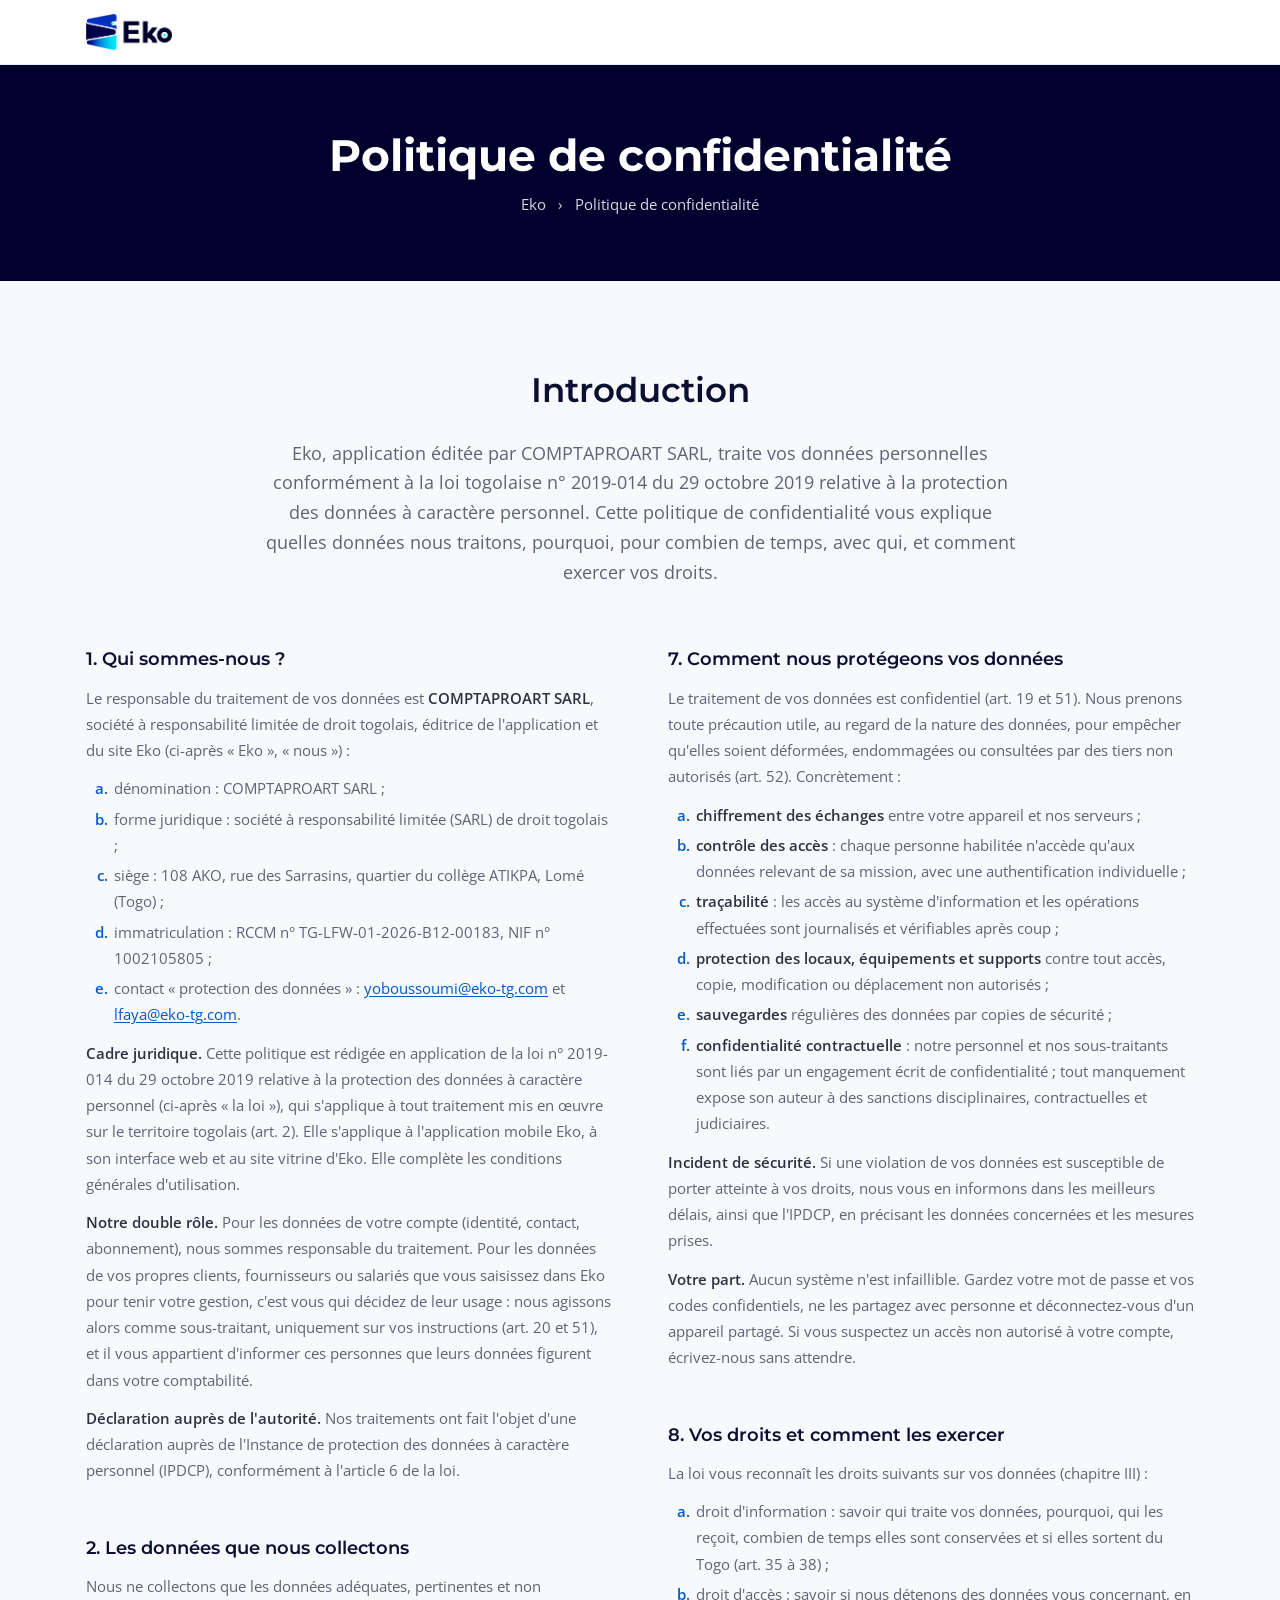
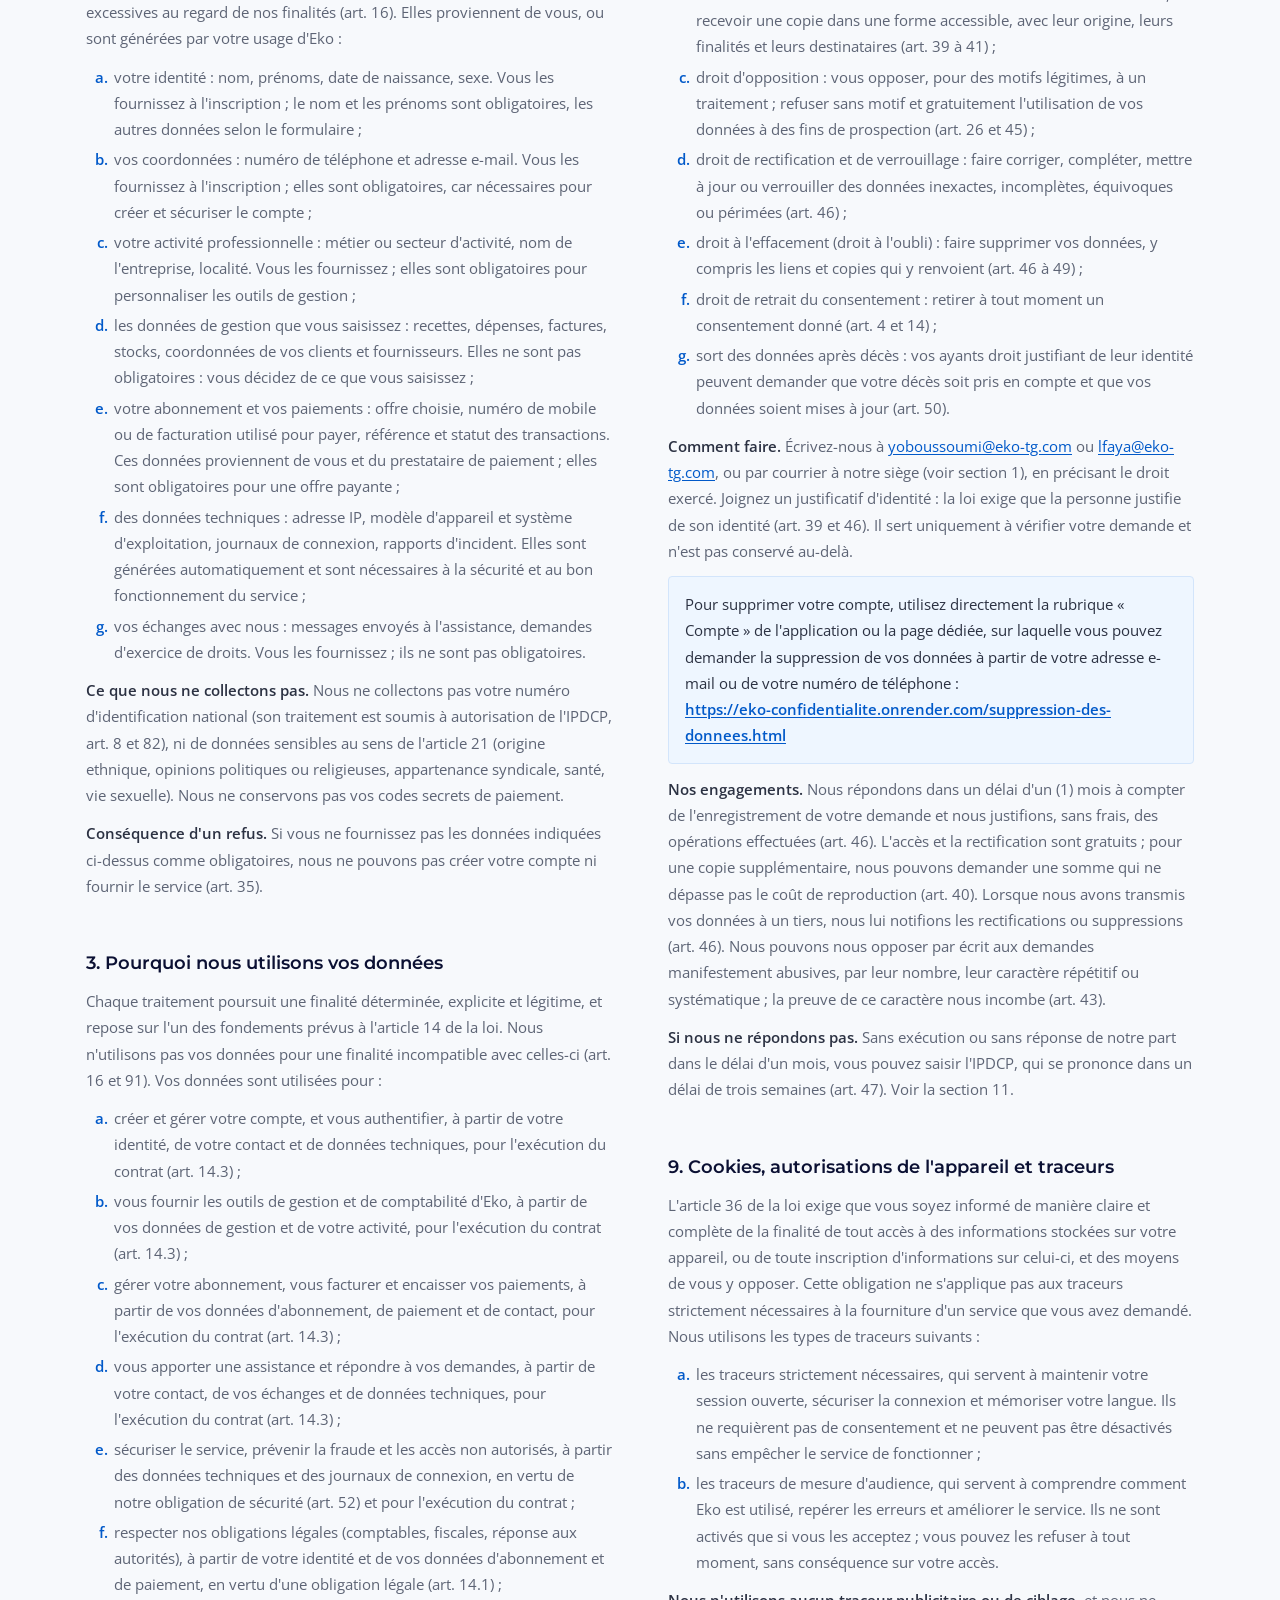
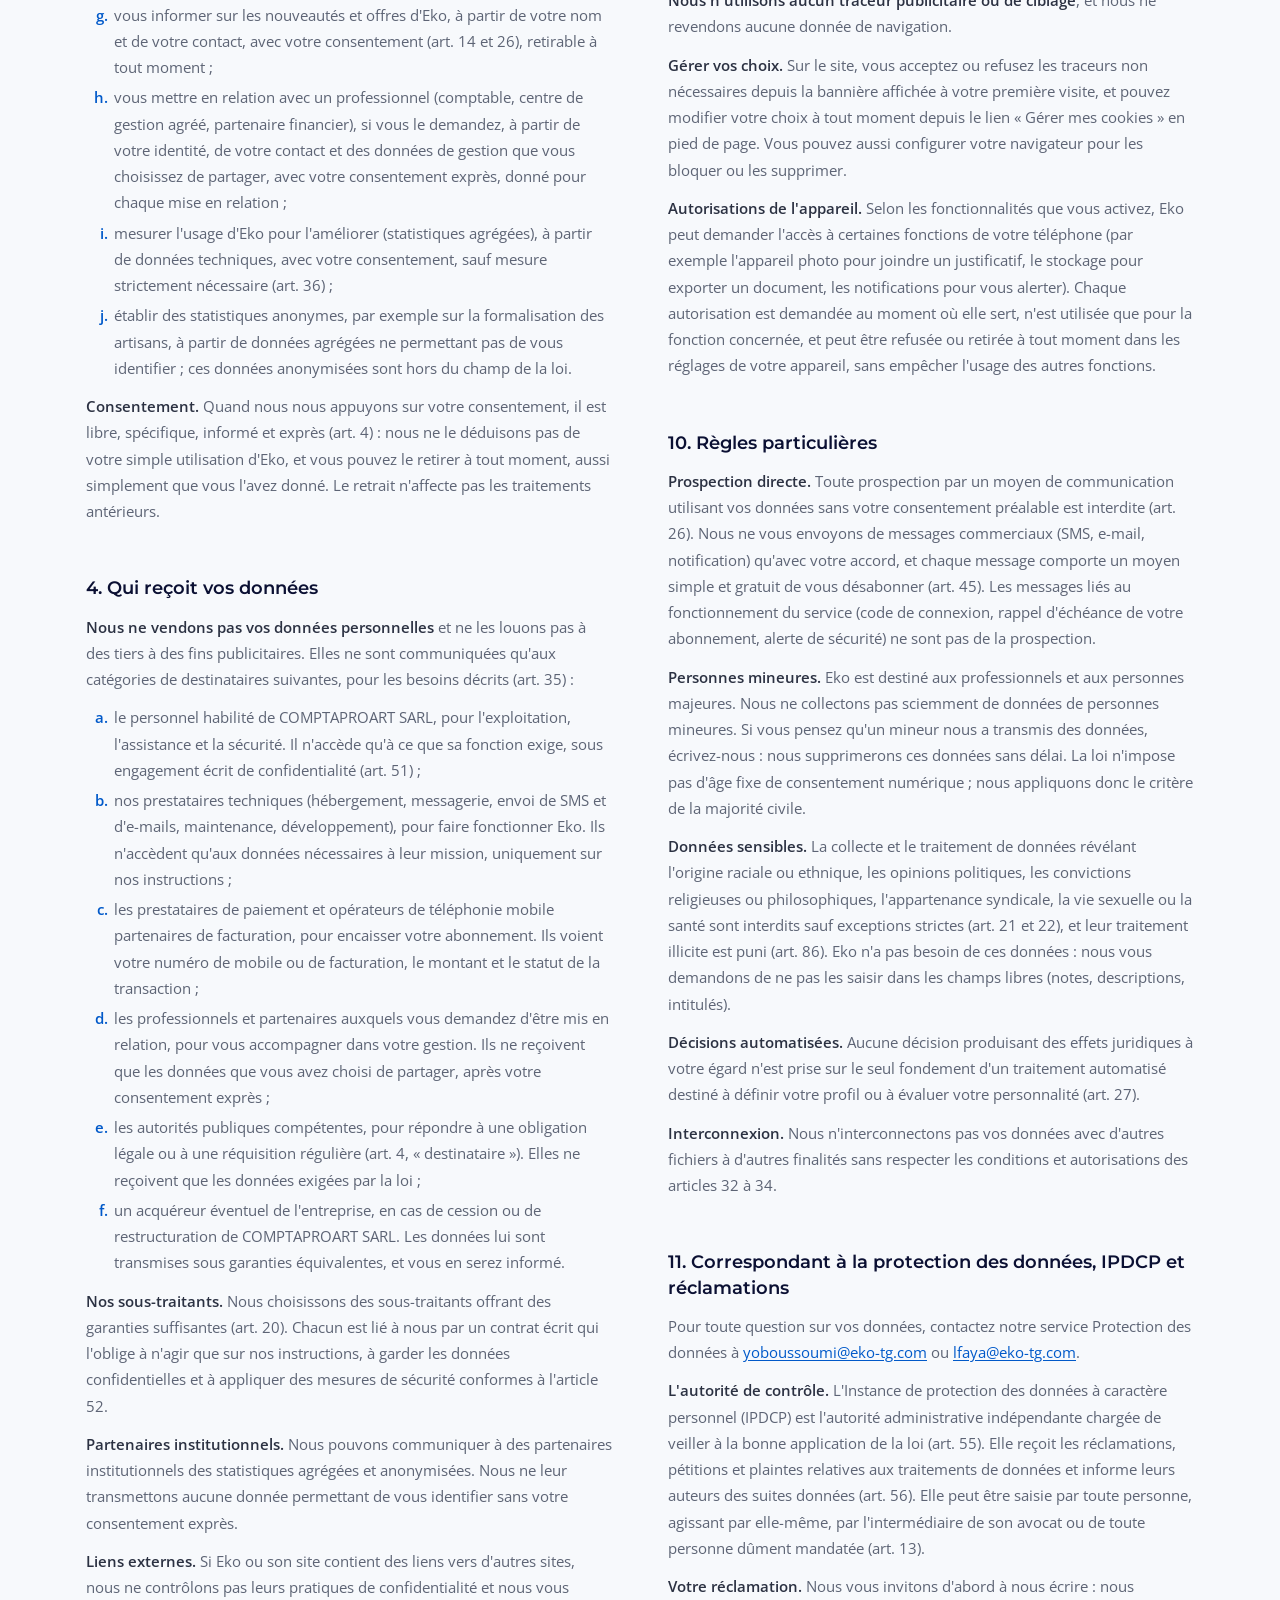
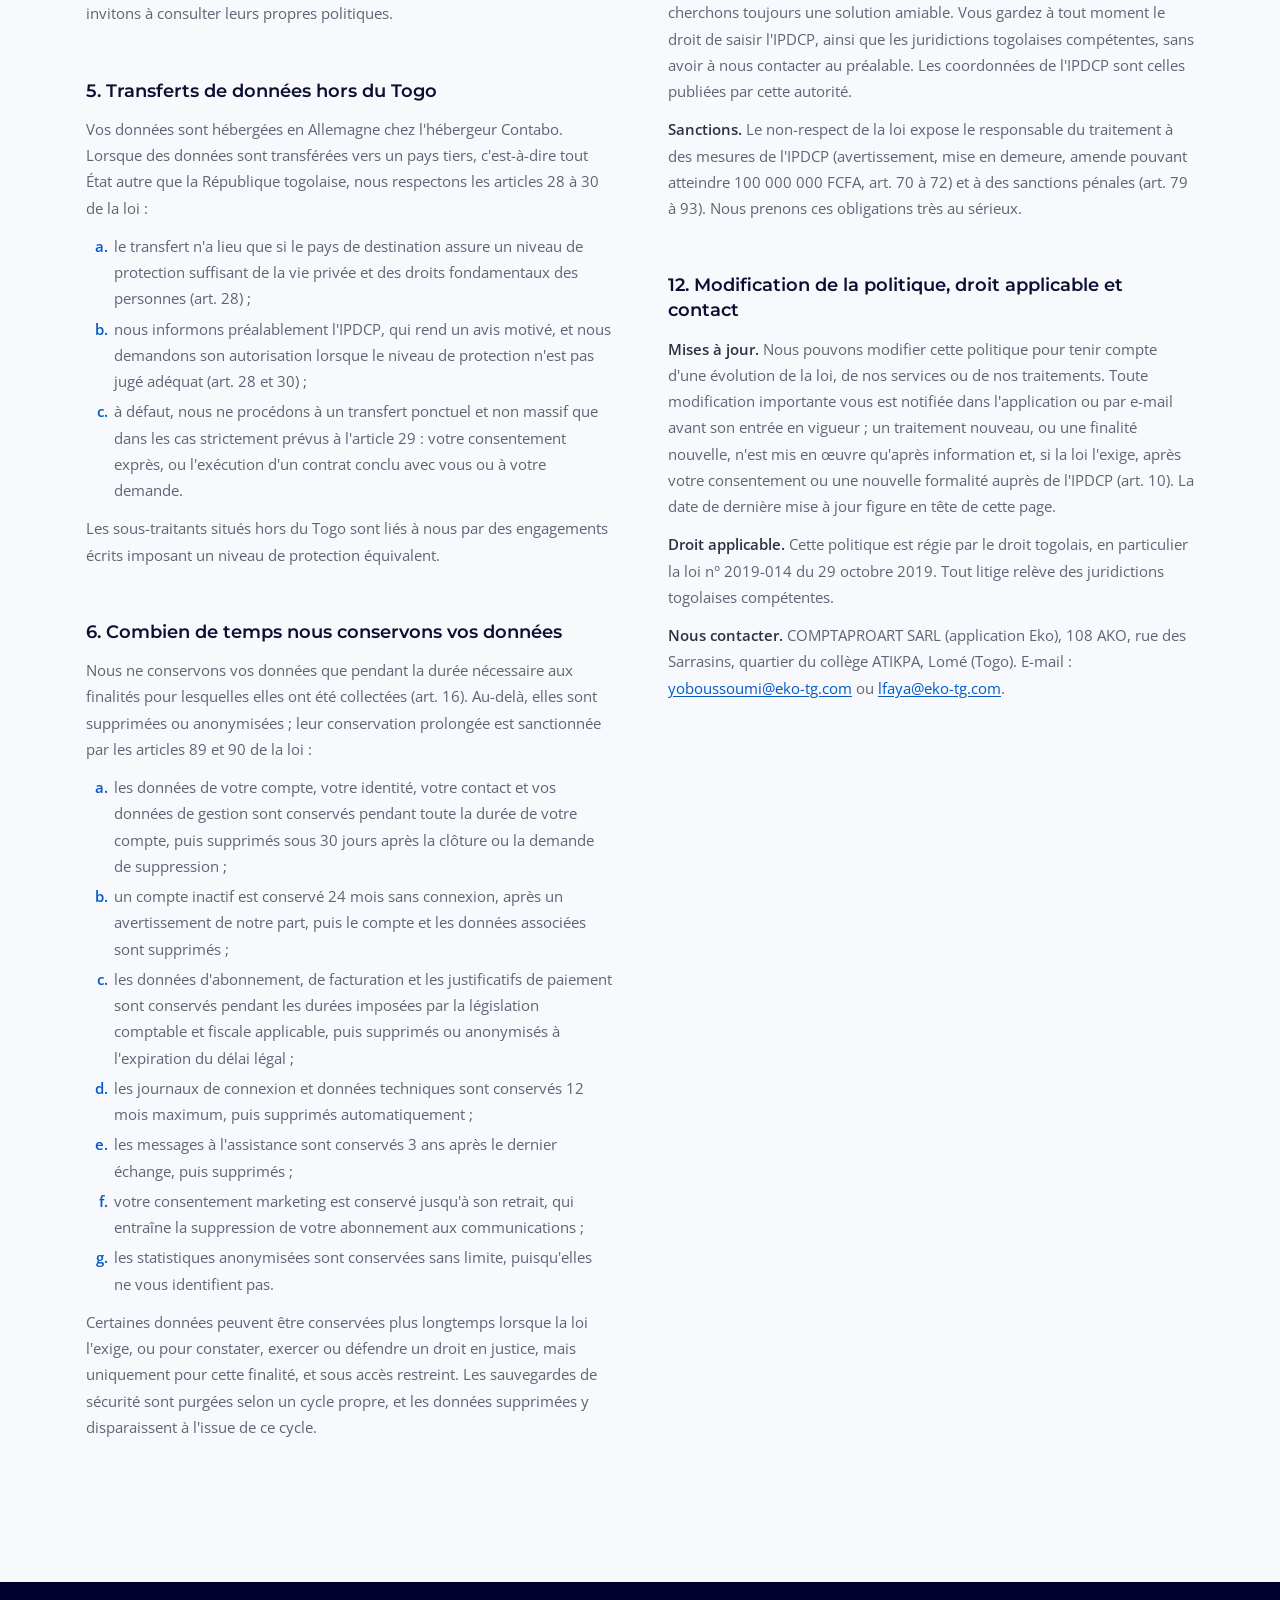
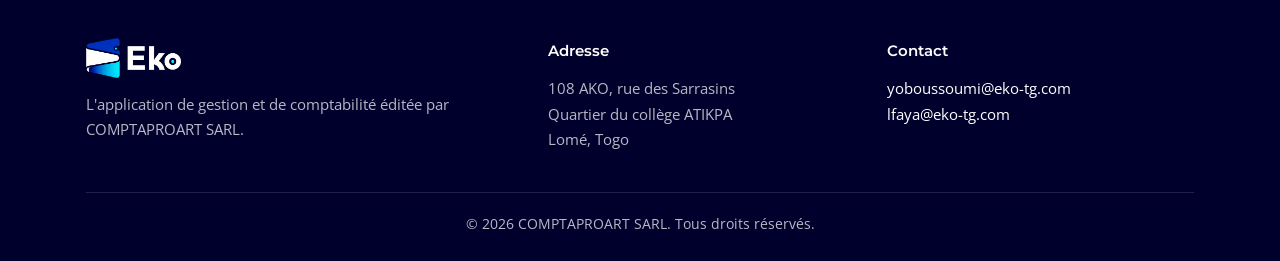
<file: index.html>
<!doctype html>
<html lang="fr">
<head>
  <meta charset="utf-8">
  <meta name="viewport" content="width=device-width, initial-scale=1">
  <title>Politique de confidentialité – Eko</title>
  <meta name="description" content="Politique de confidentialité de l'application Eko, éditée par COMPTAPROART SARL, conformément à la loi togolaise n° 2019-014 relative à la protection des données à caractère personnel.">
  <meta name="robots" content="index, follow">
  <meta name="theme-color" content="#00002d">
  <meta property="og:type" content="website">
  <meta property="og:title" content="Politique de confidentialité – Eko">
  <meta property="og:description" content="Comment Eko collecte, utilise et protège vos données personnelles, et comment exercer vos droits.">
  <link rel="icon" type="image/png" href="assets/favicon.png">
  <link rel="apple-touch-icon" href="assets/favicon.png">
  <link rel="preconnect" href="https://fonts.googleapis.com">
  <link rel="preconnect" href="https://fonts.gstatic.com" crossorigin>
  <link href="https://fonts.googleapis.com/css2?family=Montserrat:wght@500;600;700&family=Open+Sans:wght@400;600&display=swap" rel="stylesheet">
  <link rel="stylesheet" href="assets/style.css">
</head>
<body>
  <header class="entete">
    <div class="conteneur">
      <img src="assets/logo-eko.png" alt="Eko" width="86" height="36">
    </div>
  </header>

  <section class="bandeau">
    <div class="conteneur">
      <h1>Politique de confidentialité</h1>
      <p class="fil">Eko <span aria-hidden="true">›</span> Politique de confidentialité</p>
    </div>
  </section>

  <main class="contenu-page">
    <div class="conteneur">
      <section class="introduction">
        <h2>Introduction</h2>
        <p>Eko, application éditée par COMPTAPROART SARL, traite vos données personnelles conformément à la loi togolaise n° 2019-014 du 29 octobre 2019 relative à la protection des données à caractère personnel. Cette politique de confidentialité vous explique quelles données nous traitons, pourquoi, pour combien de temps, avec qui, et comment exercer vos droits.</p>
      </section>

      <div class="sections">
        <section class="bloc" id="s1">
          <h3>1. Qui sommes-nous ?</h3>
          <p>Le responsable du traitement de vos données est <strong>COMPTAPROART SARL</strong>, société à responsabilité limitée de droit togolais, éditrice de l'application et du site Eko (ci-après « Eko », « nous ») :</p>
          <ol class="liste">
            <li>dénomination : COMPTAPROART SARL ;</li>
            <li>forme juridique : société à responsabilité limitée (SARL) de droit togolais ;</li>
            <li>siège : 108 AKO, rue des Sarrasins, quartier du collège ATIKPA, Lomé (Togo) ;</li>
            <li>immatriculation : RCCM n° TG-LFW-01-2026-B12-00183, NIF n° 1002105805 ;</li>
            <li>contact « protection des données » : <a href="mailto:yoboussoumi@eko-tg.com">yoboussoumi@eko-tg.com</a> et <a href="mailto:lfaya@eko-tg.com">lfaya@eko-tg.com</a>.</li>
          </ol>
          <p><strong>Cadre juridique.</strong> Cette politique est rédigée en application de la loi n° 2019-014 du 29 octobre 2019 relative à la protection des données à caractère personnel (ci-après « la loi »), qui s'applique à tout traitement mis en œuvre sur le territoire togolais (art. 2). Elle s'applique à l'application mobile Eko, à son interface web et au site vitrine d'Eko. Elle complète les conditions générales d'utilisation.</p>
          <p><strong>Notre double rôle.</strong> Pour les données de votre compte (identité, contact, abonnement), nous sommes responsable du traitement. Pour les données de vos propres clients, fournisseurs ou salariés que vous saisissez dans Eko pour tenir votre gestion, c'est vous qui décidez de leur usage : nous agissons alors comme sous-traitant, uniquement sur vos instructions (art. 20 et 51), et il vous appartient d'informer ces personnes que leurs données figurent dans votre comptabilité.</p>
          <p><strong>Déclaration auprès de l'autorité.</strong> Nos traitements ont fait l'objet d'une déclaration auprès de l'Instance de protection des données à caractère personnel (IPDCP), conformément à l'article 6 de la loi.</p>
        </section>

        <section class="bloc" id="s2">
          <h3>2. Les données que nous collectons</h3>
          <p>Nous ne collectons que les données adéquates, pertinentes et non excessives au regard de nos finalités (art. 16). Elles proviennent de vous, ou sont générées par votre usage d'Eko :</p>
          <ol class="liste">
            <li>votre identité : nom, prénoms, date de naissance, sexe. Vous les fournissez à l'inscription ; le nom et les prénoms sont obligatoires, les autres données selon le formulaire ;</li>
            <li>vos coordonnées : numéro de téléphone et adresse e-mail. Vous les fournissez à l'inscription ; elles sont obligatoires, car nécessaires pour créer et sécuriser le compte ;</li>
            <li>votre activité professionnelle : métier ou secteur d'activité, nom de l'entreprise, localité. Vous les fournissez ; elles sont obligatoires pour personnaliser les outils de gestion ;</li>
            <li>les données de gestion que vous saisissez : recettes, dépenses, factures, stocks, coordonnées de vos clients et fournisseurs. Elles ne sont pas obligatoires : vous décidez de ce que vous saisissez ;</li>
            <li>votre abonnement et vos paiements : offre choisie, numéro de mobile ou de facturation utilisé pour payer, référence et statut des transactions. Ces données proviennent de vous et du prestataire de paiement ; elles sont obligatoires pour une offre payante ;</li>
            <li>des données techniques : adresse IP, modèle d'appareil et système d'exploitation, journaux de connexion, rapports d'incident. Elles sont générées automatiquement et sont nécessaires à la sécurité et au bon fonctionnement du service ;</li>
            <li>vos échanges avec nous : messages envoyés à l'assistance, demandes d'exercice de droits. Vous les fournissez ; ils ne sont pas obligatoires.</li>
          </ol>
          <p><strong>Ce que nous ne collectons pas.</strong> Nous ne collectons pas votre numéro d'identification national (son traitement est soumis à autorisation de l'IPDCP, art. 8 et 82), ni de données sensibles au sens de l'article 21 (origine ethnique, opinions politiques ou religieuses, appartenance syndicale, santé, vie sexuelle). Nous ne conservons pas vos codes secrets de paiement.</p>
          <p><strong>Conséquence d'un refus.</strong> Si vous ne fournissez pas les données indiquées ci-dessus comme obligatoires, nous ne pouvons pas créer votre compte ni fournir le service (art. 35).</p>
        </section>

        <section class="bloc" id="s3">
          <h3>3. Pourquoi nous utilisons vos données</h3>
          <p>Chaque traitement poursuit une finalité déterminée, explicite et légitime, et repose sur l'un des fondements prévus à l'article 14 de la loi. Nous n'utilisons pas vos données pour une finalité incompatible avec celles-ci (art. 16 et 91). Vos données sont utilisées pour :</p>
          <ol class="liste">
            <li>créer et gérer votre compte, et vous authentifier, à partir de votre identité, de votre contact et de données techniques, pour l'exécution du contrat (art. 14.3) ;</li>
            <li>vous fournir les outils de gestion et de comptabilité d'Eko, à partir de vos données de gestion et de votre activité, pour l'exécution du contrat (art. 14.3) ;</li>
            <li>gérer votre abonnement, vous facturer et encaisser vos paiements, à partir de vos données d'abonnement, de paiement et de contact, pour l'exécution du contrat (art. 14.3) ;</li>
            <li>vous apporter une assistance et répondre à vos demandes, à partir de votre contact, de vos échanges et de données techniques, pour l'exécution du contrat (art. 14.3) ;</li>
            <li>sécuriser le service, prévenir la fraude et les accès non autorisés, à partir des données techniques et des journaux de connexion, en vertu de notre obligation de sécurité (art. 52) et pour l'exécution du contrat ;</li>
            <li>respecter nos obligations légales (comptables, fiscales, réponse aux autorités), à partir de votre identité et de vos données d'abonnement et de paiement, en vertu d'une obligation légale (art. 14.1) ;</li>
            <li>vous informer sur les nouveautés et offres d'Eko, à partir de votre nom et de votre contact, avec votre consentement (art. 14 et 26), retirable à tout moment ;</li>
            <li>vous mettre en relation avec un professionnel (comptable, centre de gestion agréé, partenaire financier), si vous le demandez, à partir de votre identité, de votre contact et des données de gestion que vous choisissez de partager, avec votre consentement exprès, donné pour chaque mise en relation ;</li>
            <li>mesurer l'usage d'Eko pour l'améliorer (statistiques agrégées), à partir de données techniques, avec votre consentement, sauf mesure strictement nécessaire (art. 36) ;</li>
            <li>établir des statistiques anonymes, par exemple sur la formalisation des artisans, à partir de données agrégées ne permettant pas de vous identifier ; ces données anonymisées sont hors du champ de la loi.</li>
          </ol>
          <p><strong>Consentement.</strong> Quand nous nous appuyons sur votre consentement, il est libre, spécifique, informé et exprès (art. 4) : nous ne le déduisons pas de votre simple utilisation d'Eko, et vous pouvez le retirer à tout moment, aussi simplement que vous l'avez donné. Le retrait n'affecte pas les traitements antérieurs.</p>
        </section>

        <section class="bloc" id="s4">
          <h3>4. Qui reçoit vos données</h3>
          <p><strong>Nous ne vendons pas vos données personnelles</strong> et ne les louons pas à des tiers à des fins publicitaires. Elles ne sont communiquées qu'aux catégories de destinataires suivantes, pour les besoins décrits (art. 35) :</p>
          <ol class="liste">
            <li>le personnel habilité de COMPTAPROART SARL, pour l'exploitation, l'assistance et la sécurité. Il n'accède qu'à ce que sa fonction exige, sous engagement écrit de confidentialité (art. 51) ;</li>
            <li>nos prestataires techniques (hébergement, messagerie, envoi de SMS et d'e-mails, maintenance, développement), pour faire fonctionner Eko. Ils n'accèdent qu'aux données nécessaires à leur mission, uniquement sur nos instructions ;</li>
            <li>les prestataires de paiement et opérateurs de téléphonie mobile partenaires de facturation, pour encaisser votre abonnement. Ils voient votre numéro de mobile ou de facturation, le montant et le statut de la transaction ;</li>
            <li>les professionnels et partenaires auxquels vous demandez d'être mis en relation, pour vous accompagner dans votre gestion. Ils ne reçoivent que les données que vous avez choisi de partager, après votre consentement exprès ;</li>
            <li>les autorités publiques compétentes, pour répondre à une obligation légale ou à une réquisition régulière (art. 4, « destinataire »). Elles ne reçoivent que les données exigées par la loi ;</li>
            <li>un acquéreur éventuel de l'entreprise, en cas de cession ou de restructuration de COMPTAPROART SARL. Les données lui sont transmises sous garanties équivalentes, et vous en serez informé.</li>
          </ol>
          <p><strong>Nos sous-traitants.</strong> Nous choisissons des sous-traitants offrant des garanties suffisantes (art. 20). Chacun est lié à nous par un contrat écrit qui l'oblige à n'agir que sur nos instructions, à garder les données confidentielles et à appliquer des mesures de sécurité conformes à l'article 52.</p>
          <p><strong>Partenaires institutionnels.</strong> Nous pouvons communiquer à des partenaires institutionnels des statistiques agrégées et anonymisées. Nous ne leur transmettons aucune donnée permettant de vous identifier sans votre consentement exprès.</p>
          <p><strong>Liens externes.</strong> Si Eko ou son site contient des liens vers d'autres sites, nous ne contrôlons pas leurs pratiques de confidentialité et nous vous invitons à consulter leurs propres politiques.</p>
        </section>

        <section class="bloc" id="s5">
          <h3>5. Transferts de données hors du Togo</h3>
          <p>Vos données sont hébergées en Allemagne chez l'hébergeur Contabo. Lorsque des données sont transférées vers un pays tiers, c'est-à-dire tout État autre que la République togolaise, nous respectons les articles 28 à 30 de la loi :</p>
          <ol class="liste">
            <li>le transfert n'a lieu que si le pays de destination assure un niveau de protection suffisant de la vie privée et des droits fondamentaux des personnes (art. 28) ;</li>
            <li>nous informons préalablement l'IPDCP, qui rend un avis motivé, et nous demandons son autorisation lorsque le niveau de protection n'est pas jugé adéquat (art. 28 et 30) ;</li>
            <li>à défaut, nous ne procédons à un transfert ponctuel et non massif que dans les cas strictement prévus à l'article 29 : votre consentement exprès, ou l'exécution d'un contrat conclu avec vous ou à votre demande.</li>
          </ol>
          <p>Les sous-traitants situés hors du Togo sont liés à nous par des engagements écrits imposant un niveau de protection équivalent.</p>
        </section>

        <section class="bloc" id="s6">
          <h3>6. Combien de temps nous conservons vos données</h3>
          <p>Nous ne conservons vos données que pendant la durée nécessaire aux finalités pour lesquelles elles ont été collectées (art. 16). Au-delà, elles sont supprimées ou anonymisées ; leur conservation prolongée est sanctionnée par les articles 89 et 90 de la loi :</p>
          <ol class="liste">
            <li>les données de votre compte, votre identité, votre contact et vos données de gestion sont conservés pendant toute la durée de votre compte, puis supprimés sous 30 jours après la clôture ou la demande de suppression ;</li>
            <li>un compte inactif est conservé 24 mois sans connexion, après un avertissement de notre part, puis le compte et les données associées sont supprimés ;</li>
            <li>les données d'abonnement, de facturation et les justificatifs de paiement sont conservés pendant les durées imposées par la législation comptable et fiscale applicable, puis supprimés ou anonymisés à l'expiration du délai légal ;</li>
            <li>les journaux de connexion et données techniques sont conservés 12 mois maximum, puis supprimés automatiquement ;</li>
            <li>les messages à l'assistance sont conservés 3 ans après le dernier échange, puis supprimés ;</li>
            <li>votre consentement marketing est conservé jusqu'à son retrait, qui entraîne la suppression de votre abonnement aux communications ;</li>
            <li>les statistiques anonymisées sont conservées sans limite, puisqu'elles ne vous identifient pas.</li>
          </ol>
          <p>Certaines données peuvent être conservées plus longtemps lorsque la loi l'exige, ou pour constater, exercer ou défendre un droit en justice, mais uniquement pour cette finalité, et sous accès restreint. Les sauvegardes de sécurité sont purgées selon un cycle propre, et les données supprimées y disparaissent à l'issue de ce cycle.</p>
        </section>

        <section class="bloc" id="s7">
          <h3>7. Comment nous protégeons vos données</h3>
          <p>Le traitement de vos données est confidentiel (art. 19 et 51). Nous prenons toute précaution utile, au regard de la nature des données, pour empêcher qu'elles soient déformées, endommagées ou consultées par des tiers non autorisés (art. 52). Concrètement :</p>
          <ol class="liste">
            <li><strong>chiffrement des échanges</strong> entre votre appareil et nos serveurs ;</li>
            <li><strong>contrôle des accès</strong> : chaque personne habilitée n'accède qu'aux données relevant de sa mission, avec une authentification individuelle ;</li>
            <li><strong>traçabilité</strong> : les accès au système d'information et les opérations effectuées sont journalisés et vérifiables après coup ;</li>
            <li><strong>protection des locaux, équipements et supports</strong> contre tout accès, copie, modification ou déplacement non autorisés ;</li>
            <li><strong>sauvegardes</strong> régulières des données par copies de sécurité ;</li>
            <li><strong>confidentialité contractuelle</strong> : notre personnel et nos sous-traitants sont liés par un engagement écrit de confidentialité ; tout manquement expose son auteur à des sanctions disciplinaires, contractuelles et judiciaires.</li>
          </ol>
          <p><strong>Incident de sécurité.</strong> Si une violation de vos données est susceptible de porter atteinte à vos droits, nous vous en informons dans les meilleurs délais, ainsi que l'IPDCP, en précisant les données concernées et les mesures prises.</p>
          <p><strong>Votre part.</strong> Aucun système n'est infaillible. Gardez votre mot de passe et vos codes confidentiels, ne les partagez avec personne et déconnectez-vous d'un appareil partagé. Si vous suspectez un accès non autorisé à votre compte, écrivez-nous sans attendre.</p>
        </section>

        <section class="bloc" id="s8">
          <h3>8. Vos droits et comment les exercer</h3>
          <p>La loi vous reconnaît les droits suivants sur vos données (chapitre III) :</p>
          <ol class="liste">
            <li>droit d'information : savoir qui traite vos données, pourquoi, qui les reçoit, combien de temps elles sont conservées et si elles sortent du Togo (art. 35 à 38) ;</li>
            <li>droit d'accès : savoir si nous détenons des données vous concernant, en recevoir une copie dans une forme accessible, avec leur origine, leurs finalités et leurs destinataires (art. 39 à 41) ;</li>
            <li>droit d'opposition : vous opposer, pour des motifs légitimes, à un traitement ; refuser sans motif et gratuitement l'utilisation de vos données à des fins de prospection (art. 26 et 45) ;</li>
            <li>droit de rectification et de verrouillage : faire corriger, compléter, mettre à jour ou verrouiller des données inexactes, incomplètes, équivoques ou périmées (art. 46) ;</li>
            <li>droit à l'effacement (droit à l'oubli) : faire supprimer vos données, y compris les liens et copies qui y renvoient (art. 46 à 49) ;</li>
            <li>droit de retrait du consentement : retirer à tout moment un consentement donné (art. 4 et 14) ;</li>
            <li>sort des données après décès : vos ayants droit justifiant de leur identité peuvent demander que votre décès soit pris en compte et que vos données soient mises à jour (art. 50).</li>
          </ol>
          <p><strong>Comment faire.</strong> Écrivez-nous à <a href="mailto:yoboussoumi@eko-tg.com">yoboussoumi@eko-tg.com</a> ou <a href="mailto:lfaya@eko-tg.com">lfaya@eko-tg.com</a>, ou par courrier à notre siège (voir section 1), en précisant le droit exercé. Joignez un justificatif d'identité : la loi exige que la personne justifie de son identité (art. 39 et 46). Il sert uniquement à vérifier votre demande et n'est pas conservé au-delà.</p>
          <p class="suppression">Pour supprimer votre compte, utilisez directement la rubrique « Compte » de l'application ou la page dédiée, sur laquelle vous pouvez demander la suppression de vos données à partir de votre adresse e-mail ou de votre numéro de téléphone :<br>
            <a class="lien-suppression" href="suppression-des-donnees.html">https://eko-confidentialite.onrender.com/suppression-des-donnees.html</a></p>
          <p><strong>Nos engagements.</strong> Nous répondons dans un délai d'un (1) mois à compter de l'enregistrement de votre demande et nous justifions, sans frais, des opérations effectuées (art. 46). L'accès et la rectification sont gratuits ; pour une copie supplémentaire, nous pouvons demander une somme qui ne dépasse pas le coût de reproduction (art. 40). Lorsque nous avons transmis vos données à un tiers, nous lui notifions les rectifications ou suppressions (art. 46). Nous pouvons nous opposer par écrit aux demandes manifestement abusives, par leur nombre, leur caractère répétitif ou systématique ; la preuve de ce caractère nous incombe (art. 43).</p>
          <p><strong>Si nous ne répondons pas.</strong> Sans exécution ou sans réponse de notre part dans le délai d'un mois, vous pouvez saisir l'IPDCP, qui se prononce dans un délai de trois semaines (art. 47). Voir la section 11.</p>
        </section>

        <section class="bloc" id="s9">
          <h3>9. Cookies, autorisations de l'appareil et traceurs</h3>
          <p>L'article 36 de la loi exige que vous soyez informé de manière claire et complète de la finalité de tout accès à des informations stockées sur votre appareil, ou de toute inscription d'informations sur celui-ci, et des moyens de vous y opposer. Cette obligation ne s'applique pas aux traceurs strictement nécessaires à la fourniture d'un service que vous avez demandé. Nous utilisons les types de traceurs suivants :</p>
          <ol class="liste">
            <li>les traceurs strictement nécessaires, qui servent à maintenir votre session ouverte, sécuriser la connexion et mémoriser votre langue. Ils ne requièrent pas de consentement et ne peuvent pas être désactivés sans empêcher le service de fonctionner ;</li>
            <li>les traceurs de mesure d'audience, qui servent à comprendre comment Eko est utilisé, repérer les erreurs et améliorer le service. Ils ne sont activés que si vous les acceptez ; vous pouvez les refuser à tout moment, sans conséquence sur votre accès.</li>
          </ol>
          <p><strong>Nous n'utilisons aucun traceur publicitaire ou de ciblage</strong>, et nous ne revendons aucune donnée de navigation.</p>
          <p><strong>Gérer vos choix.</strong> Sur le site, vous acceptez ou refusez les traceurs non nécessaires depuis la bannière affichée à votre première visite, et pouvez modifier votre choix à tout moment depuis le lien « Gérer mes cookies » en pied de page. Vous pouvez aussi configurer votre navigateur pour les bloquer ou les supprimer.</p>
          <p><strong>Autorisations de l'appareil.</strong> Selon les fonctionnalités que vous activez, Eko peut demander l'accès à certaines fonctions de votre téléphone (par exemple l'appareil photo pour joindre un justificatif, le stockage pour exporter un document, les notifications pour vous alerter). Chaque autorisation est demandée au moment où elle sert, n'est utilisée que pour la fonction concernée, et peut être refusée ou retirée à tout moment dans les réglages de votre appareil, sans empêcher l'usage des autres fonctions.</p>
        </section>

        <section class="bloc" id="s10">
          <h3>10. Règles particulières</h3>
          <p><strong>Prospection directe.</strong> Toute prospection par un moyen de communication utilisant vos données sans votre consentement préalable est interdite (art. 26). Nous ne vous envoyons de messages commerciaux (SMS, e-mail, notification) qu'avec votre accord, et chaque message comporte un moyen simple et gratuit de vous désabonner (art. 45). Les messages liés au fonctionnement du service (code de connexion, rappel d'échéance de votre abonnement, alerte de sécurité) ne sont pas de la prospection.</p>
          <p><strong>Personnes mineures.</strong> Eko est destiné aux professionnels et aux personnes majeures. Nous ne collectons pas sciemment de données de personnes mineures. Si vous pensez qu'un mineur nous a transmis des données, écrivez-nous : nous supprimerons ces données sans délai. La loi n'impose pas d'âge fixe de consentement numérique ; nous appliquons donc le critère de la majorité civile.</p>
          <p><strong>Données sensibles.</strong> La collecte et le traitement de données révélant l'origine raciale ou ethnique, les opinions politiques, les convictions religieuses ou philosophiques, l'appartenance syndicale, la vie sexuelle ou la santé sont interdits sauf exceptions strictes (art. 21 et 22), et leur traitement illicite est puni (art. 86). Eko n'a pas besoin de ces données : nous vous demandons de ne pas les saisir dans les champs libres (notes, descriptions, intitulés).</p>
          <p><strong>Décisions automatisées.</strong> Aucune décision produisant des effets juridiques à votre égard n'est prise sur le seul fondement d'un traitement automatisé destiné à définir votre profil ou à évaluer votre personnalité (art. 27).</p>
          <p><strong>Interconnexion.</strong> Nous n'interconnectons pas vos données avec d'autres fichiers à d'autres finalités sans respecter les conditions et autorisations des articles 32 à 34.</p>
        </section>

        <section class="bloc" id="s11">
          <h3>11. Correspondant à la protection des données, IPDCP et réclamations</h3>
          <p>Pour toute question sur vos données, contactez notre service Protection des données à <a href="mailto:yoboussoumi@eko-tg.com">yoboussoumi@eko-tg.com</a> ou <a href="mailto:lfaya@eko-tg.com">lfaya@eko-tg.com</a>.</p>
          <p><strong>L'autorité de contrôle.</strong> L'Instance de protection des données à caractère personnel (IPDCP) est l'autorité administrative indépendante chargée de veiller à la bonne application de la loi (art. 55). Elle reçoit les réclamations, pétitions et plaintes relatives aux traitements de données et informe leurs auteurs des suites données (art. 56). Elle peut être saisie par toute personne, agissant par elle-même, par l'intermédiaire de son avocat ou de toute personne dûment mandatée (art. 13).</p>
          <p><strong>Votre réclamation.</strong> Nous vous invitons d'abord à nous écrire : nous cherchons toujours une solution amiable. Vous gardez à tout moment le droit de saisir l'IPDCP, ainsi que les juridictions togolaises compétentes, sans avoir à nous contacter au préalable. Les coordonnées de l'IPDCP sont celles publiées par cette autorité.</p>
          <p><strong>Sanctions.</strong> Le non-respect de la loi expose le responsable du traitement à des mesures de l'IPDCP (avertissement, mise en demeure, amende pouvant atteindre 100 000 000 FCFA, art. 70 à 72) et à des sanctions pénales (art. 79 à 93). Nous prenons ces obligations très au sérieux.</p>
        </section>

        <section class="bloc" id="s12">
          <h3>12. Modification de la politique, droit applicable et contact</h3>
          <p><strong>Mises à jour.</strong> Nous pouvons modifier cette politique pour tenir compte d'une évolution de la loi, de nos services ou de nos traitements. Toute modification importante vous est notifiée dans l'application ou par e-mail avant son entrée en vigueur ; un traitement nouveau, ou une finalité nouvelle, n'est mis en œuvre qu'après information et, si la loi l'exige, après votre consentement ou une nouvelle formalité auprès de l'IPDCP (art. 10). La date de dernière mise à jour figure en tête de cette page.</p>
          <p><strong>Droit applicable.</strong> Cette politique est régie par le droit togolais, en particulier la loi n° 2019-014 du 29 octobre 2019. Tout litige relève des juridictions togolaises compétentes.</p>
          <p><strong>Nous contacter.</strong> COMPTAPROART SARL (application Eko), 108 AKO, rue des Sarrasins, quartier du collège ATIKPA, Lomé (Togo). E-mail : <a href="mailto:yoboussoumi@eko-tg.com">yoboussoumi@eko-tg.com</a> ou <a href="mailto:lfaya@eko-tg.com">lfaya@eko-tg.com</a>.</p>
        </section>
      </div>
    </div>
  </main>

  <footer class="pied">
    <div class="conteneur">
      <div class="pied-grille">
        <div>
          <img class="pied-logo" src="assets/logo-eko-blanc.png" alt="Eko" width="96" height="40">
          <p>L'application de gestion et de comptabilité éditée par COMPTAPROART SARL.</p>
        </div>
        <div>
          <h4>Adresse</h4>
          <p>108 AKO, rue des Sarrasins<br>Quartier du collège ATIKPA<br>Lomé, Togo</p>
        </div>
        <div>
          <h4>Contact</h4>
          <p><a href="mailto:yoboussoumi@eko-tg.com">yoboussoumi@eko-tg.com</a><br><a href="mailto:lfaya@eko-tg.com">lfaya@eko-tg.com</a></p>
        </div>
      </div>
      <p class="copyright">© 2026 COMPTAPROART SARL. Tous droits réservés.</p>
    </div>
  </footer>
</body>
</html>
</file>
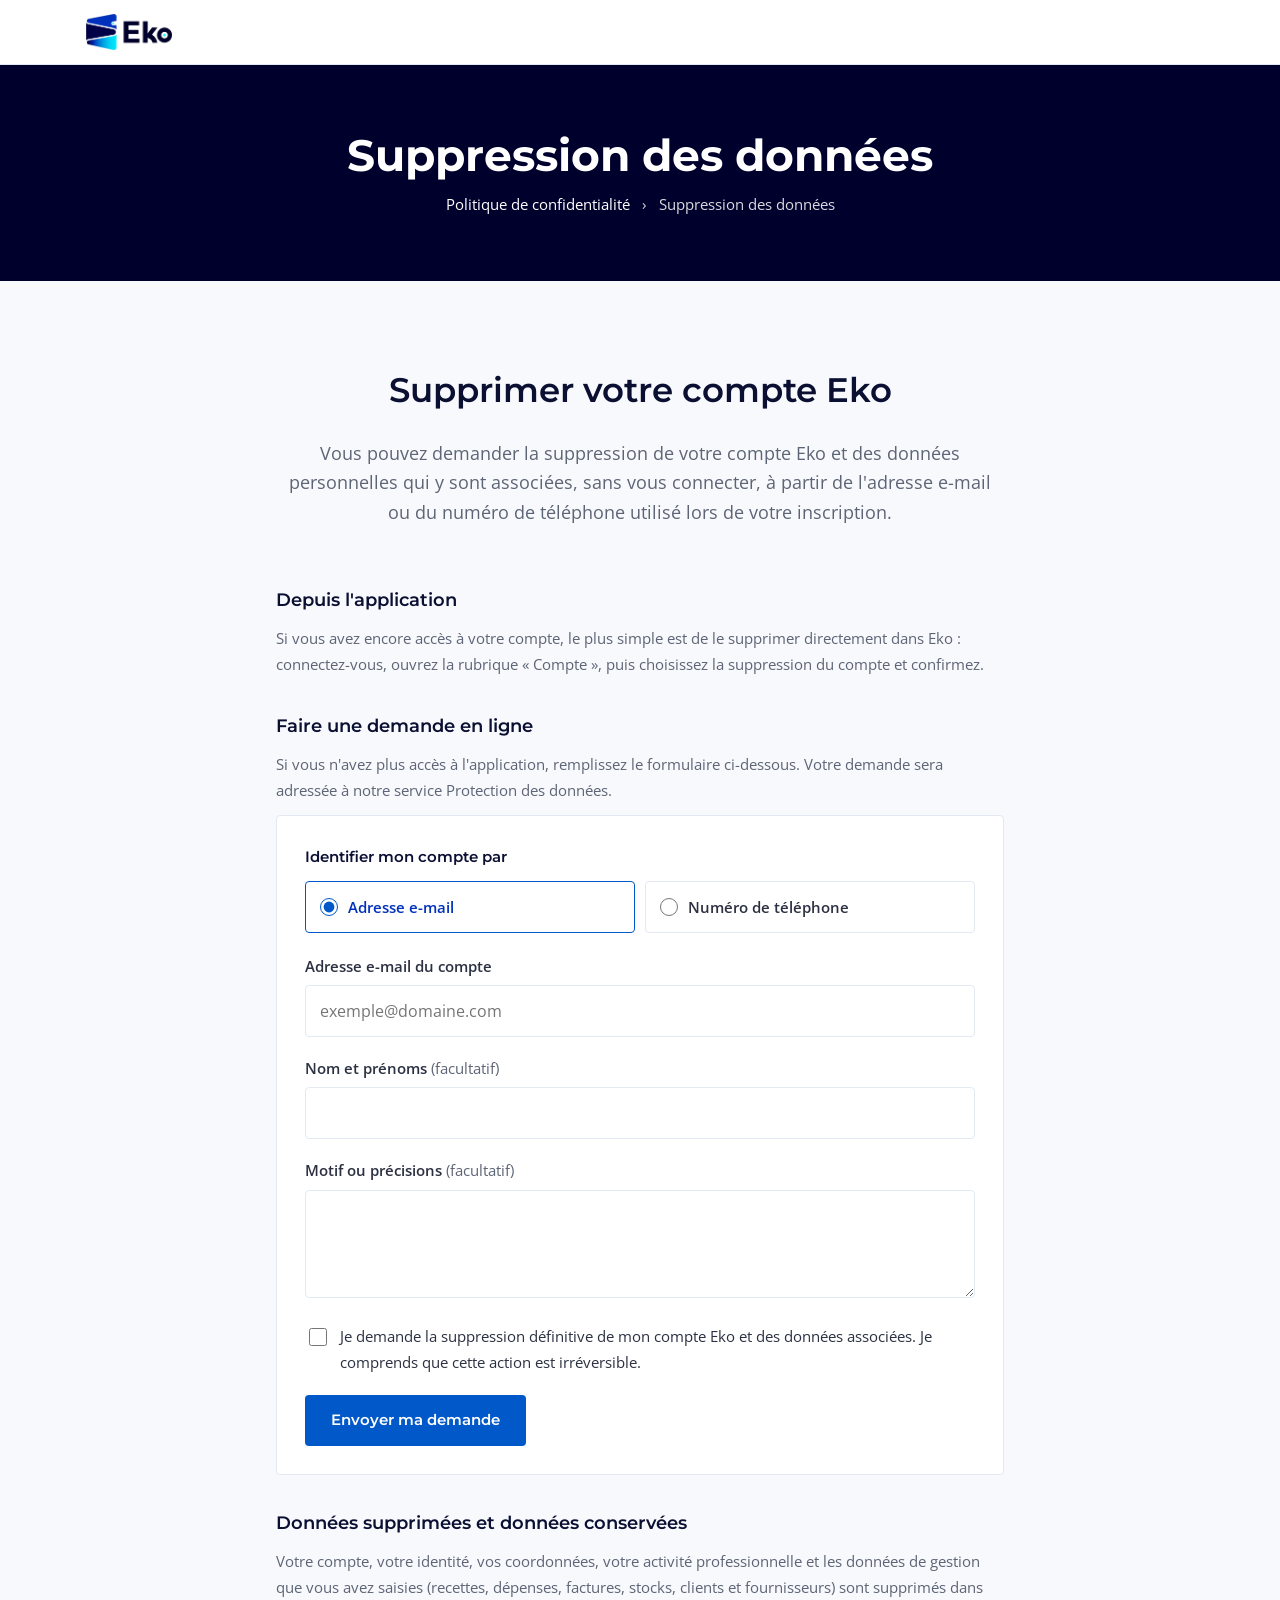
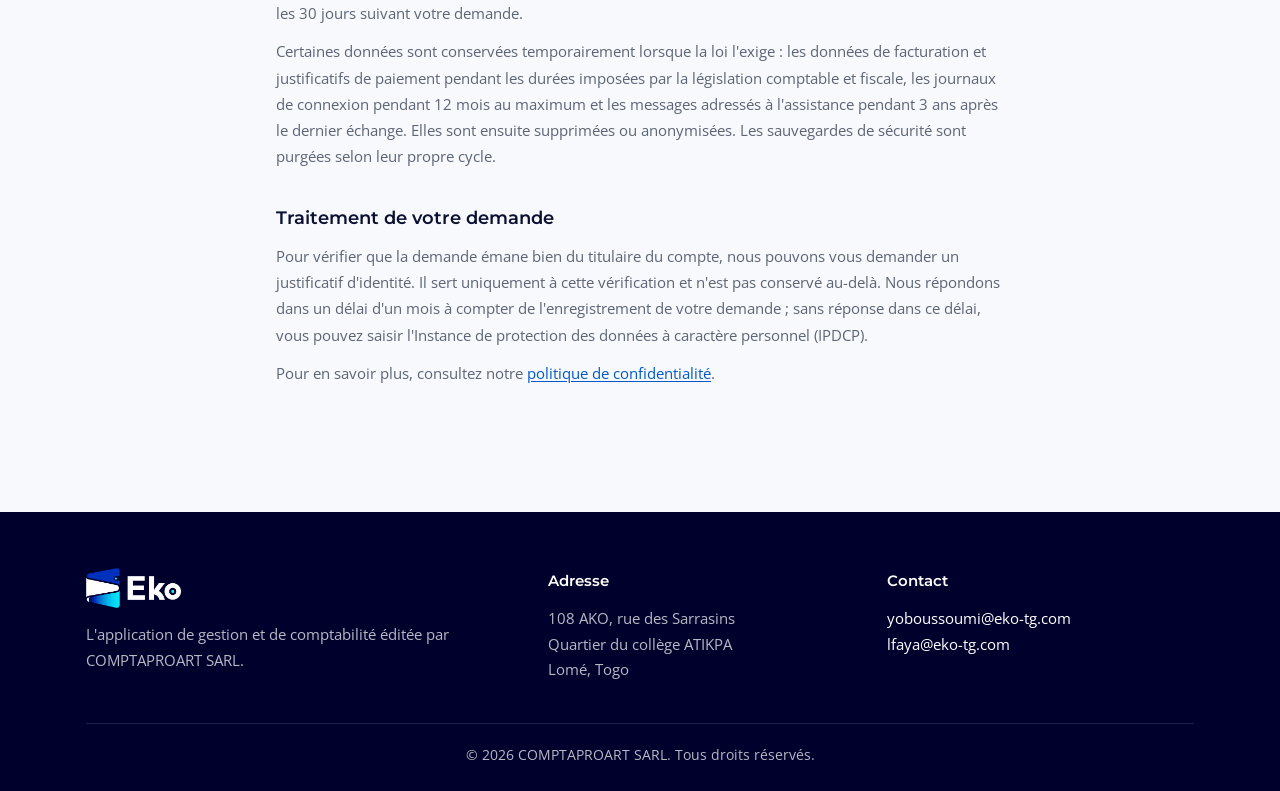
<file: suppression-des-donnees.html>
<!doctype html>
<html lang="fr">
<head>
  <meta charset="utf-8">
  <meta name="viewport" content="width=device-width, initial-scale=1">
  <title>Suppression des données – Eko</title>
  <meta name="description" content="Demandez la suppression de votre compte Eko et de vos données personnelles à partir de votre adresse e-mail ou de votre numéro de téléphone, sans vous connecter.">
  <meta name="robots" content="index, follow">
  <meta name="theme-color" content="#00002d">
  <link rel="icon" type="image/png" href="assets/favicon.png">
  <link rel="apple-touch-icon" href="assets/favicon.png">
  <link rel="preconnect" href="https://fonts.googleapis.com">
  <link rel="preconnect" href="https://fonts.gstatic.com" crossorigin>
  <link href="https://fonts.googleapis.com/css2?family=Montserrat:wght@500;600;700&family=Open+Sans:wght@400;600&display=swap" rel="stylesheet">
  <link rel="stylesheet" href="assets/style.css">
</head>
<body>
  <header class="entete">
    <div class="conteneur">
      <img src="assets/logo-eko.png" alt="Eko" width="86" height="36">
    </div>
  </header>

  <section class="bandeau">
    <div class="conteneur">
      <h1>Suppression des données</h1>
      <p class="fil"><a href="index.html">Politique de confidentialité</a> <span aria-hidden="true">›</span> Suppression des données</p>
    </div>
  </section>

  <main class="contenu-page">
    <div class="conteneur page-etroite">
      <section class="introduction">
        <h2>Supprimer votre compte Eko</h2>
        <p>Vous pouvez demander la suppression de votre compte Eko et des données personnelles qui y sont associées, sans vous connecter, à partir de l'adresse e-mail ou du numéro de téléphone utilisé lors de votre inscription.</p>
      </section>

      <section class="bloc">
        <h3>Depuis l'application</h3>
        <p>Si vous avez encore accès à votre compte, le plus simple est de le supprimer directement dans Eko : connectez-vous, ouvrez la rubrique « Compte », puis choisissez la suppression du compte et confirmez.</p>
      </section>

      <section class="bloc">
        <h3>Faire une demande en ligne</h3>
        <p>Si vous n'avez plus accès à l'application, remplissez le formulaire ci-dessous. Votre demande sera adressée à notre service Protection des données.</p>

        <form class="formulaire" id="form-suppression" novalidate>
          <fieldset class="choix">
            <legend>Identifier mon compte par</legend>
            <label><input type="radio" name="mode" value="email" checked> Adresse e-mail</label>
            <label><input type="radio" name="mode" value="telephone"> Numéro de téléphone</label>
          </fieldset>

          <div class="champ" id="bloc-email">
            <label for="email">Adresse e-mail du compte</label>
            <input id="email" name="email" type="email" autocomplete="email" inputmode="email" placeholder="exemple@domaine.com" aria-describedby="err-email">
            <div class="erreur" id="err-email" hidden></div>
          </div>

          <div class="champ" id="bloc-telephone" hidden>
            <label for="telephone">Numéro de téléphone du compte</label>
            <div class="tel">
              <select id="indicatif" name="indicatif" aria-label="Indicatif du pays">
                <option value="+228" selected>Togo +228</option>
                <option value="+229">Bénin +229</option>
                <option value="+225">Côte d'Ivoire +225</option>
                <option value="+226">Burkina Faso +226</option>
                <option value="+233">Ghana +233</option>
                <option value="+227">Niger +227</option>
                <option value="+221">Sénégal +221</option>
                <option value="+33">France +33</option>
                <option value="">Autre</option>
              </select>
              <input id="telephone" name="telephone" type="tel" autocomplete="tel-national" inputmode="tel" placeholder="90 00 00 00" aria-describedby="err-telephone">
            </div>
            <div class="aide">Le numéro utilisé pour créer votre compte Eko.</div>
            <div class="erreur" id="err-telephone" hidden></div>
          </div>

          <div class="champ">
            <label for="nom">Nom et prénoms <span>(facultatif)</span></label>
            <input id="nom" name="nom" type="text" autocomplete="name">
          </div>

          <div class="champ">
            <label for="motif">Motif ou précisions <span>(facultatif)</span></label>
            <textarea id="motif" name="motif" rows="3"></textarea>
          </div>

          <label class="coche">
            <input type="checkbox" id="confirme" aria-describedby="err-confirme">
            <span>Je demande la suppression définitive de mon compte Eko et des données associées. Je comprends que cette action est irréversible.</span>
          </label>
          <div class="erreur" id="err-confirme" hidden></div>

          <button class="bouton" type="submit">Envoyer ma demande</button>

          <div class="confirmation" id="confirmation" hidden tabindex="-1" role="status">
            <h4>Votre messagerie va s'ouvrir avec la demande pré-remplie</h4>
            <p>Vérifiez puis <strong>envoyez le message</strong> pour finaliser votre demande. Si votre messagerie ne s'ouvre pas, copiez le texte ci-dessous et envoyez-le à <a href="mailto:yoboussoumi@eko-tg.com">yoboussoumi@eko-tg.com</a> ou <a href="mailto:lfaya@eko-tg.com">lfaya@eko-tg.com</a>.</p>
            <pre id="apercu"></pre>
            <div class="actions">
              <button class="bouton" type="button" id="copier">Copier le texte</button>
              <a class="bouton secondaire" id="rouvrir" href="#">Rouvrir la messagerie</a>
            </div>
          </div>
        </form>
      </section>

      <section class="bloc">
        <h3>Données supprimées et données conservées</h3>
        <p>Votre compte, votre identité, vos coordonnées, votre activité professionnelle et les données de gestion que vous avez saisies (recettes, dépenses, factures, stocks, clients et fournisseurs) sont supprimés dans les 30 jours suivant votre demande.</p>
        <p>Certaines données sont conservées temporairement lorsque la loi l'exige : les données de facturation et justificatifs de paiement pendant les durées imposées par la législation comptable et fiscale, les journaux de connexion pendant 12 mois au maximum et les messages adressés à l'assistance pendant 3 ans après le dernier échange. Elles sont ensuite supprimées ou anonymisées. Les sauvegardes de sécurité sont purgées selon leur propre cycle.</p>
      </section>

      <section class="bloc">
        <h3>Traitement de votre demande</h3>
        <p>Pour vérifier que la demande émane bien du titulaire du compte, nous pouvons vous demander un justificatif d'identité. Il sert uniquement à cette vérification et n'est pas conservé au-delà. Nous répondons dans un délai d'un mois à compter de l'enregistrement de votre demande ; sans réponse dans ce délai, vous pouvez saisir l'Instance de protection des données à caractère personnel (IPDCP).</p>
        <p>Pour en savoir plus, consultez notre <a href="index.html">politique de confidentialité</a>.</p>
      </section>
    </div>
  </main>

  <footer class="pied">
    <div class="conteneur">
      <div class="pied-grille">
        <div>
          <img class="pied-logo" src="assets/logo-eko-blanc.png" alt="Eko" width="96" height="40">
          <p>L'application de gestion et de comptabilité éditée par COMPTAPROART SARL.</p>
        </div>
        <div>
          <h4>Adresse</h4>
          <p>108 AKO, rue des Sarrasins<br>Quartier du collège ATIKPA<br>Lomé, Togo</p>
        </div>
        <div>
          <h4>Contact</h4>
          <p><a href="mailto:yoboussoumi@eko-tg.com">yoboussoumi@eko-tg.com</a><br><a href="mailto:lfaya@eko-tg.com">lfaya@eko-tg.com</a></p>
        </div>
      </div>
      <p class="copyright">© 2026 COMPTAPROART SARL. Tous droits réservés.</p>
    </div>
  </footer>

  <script>
    (function () {
      var DESTINATAIRES = 'yoboussoumi@eko-tg.com,lfaya@eko-tg.com';
      var form = document.getElementById('form-suppression');
      var blocEmail = document.getElementById('bloc-email');
      var blocTel = document.getElementById('bloc-telephone');
      var email = document.getElementById('email');
      var tel = document.getElementById('telephone');
      var indicatif = document.getElementById('indicatif');
      var confirme = document.getElementById('confirme');
      var confirmation = document.getElementById('confirmation');
      var apercu = document.getElementById('apercu');
      var rouvrir = document.getElementById('rouvrir');

      function mode() { return form.querySelector('input[name="mode"]:checked').value; }

      function erreur(id, champ, message) {
        var el = document.getElementById(id);
        el.textContent = message || '';
        el.hidden = !message;
        if (champ) champ.setAttribute('aria-invalid', message ? 'true' : 'false');
        return !message;
      }

      form.querySelectorAll('input[name="mode"]').forEach(function (r) {
        r.addEventListener('change', function () {
          var parEmail = mode() === 'email';
          blocEmail.hidden = !parEmail;
          blocTel.hidden = parEmail;
          erreur('err-email', email, '');
          erreur('err-telephone', tel, '');
          (parEmail ? email : tel).focus();
        });
      });

      form.addEventListener('submit', function (e) {
        e.preventDefault();
        var ok = true, identifiant, libelle;

        if (mode() === 'email') {
          var v = email.value.trim();
          ok = erreur('err-email', email, !v ? 'Indiquez l\'adresse e-mail de votre compte.' :
            !/^[^\s@]+@[^\s@]+\.[^\s@]{2,}$/.test(v) ? 'Cette adresse e-mail n\'est pas valide.' : '') && ok;
          identifiant = v; libelle = 'Adresse e-mail du compte';
        } else {
          var chiffres = tel.value.replace(/[^\d]/g, '');
          ok = erreur('err-telephone', tel, !chiffres ? 'Indiquez le numéro de téléphone de votre compte.' :
            chiffres.length < 8 ? 'Ce numéro de téléphone semble incomplet.' : '') && ok;
          identifiant = (indicatif.value ? indicatif.value + ' ' : '') + tel.value.trim();
          libelle = 'Numéro de téléphone du compte';
        }
        ok = erreur('err-confirme', null, confirme.checked ? '' : 'Cochez la case pour confirmer votre demande.') && ok;

        if (!ok) {
          var premiere = form.querySelector('[aria-invalid="true"]') || confirme;
          premiere.focus();
          return;
        }

        var nom = document.getElementById('nom').value.trim();
        var motif = document.getElementById('motif').value.trim();
        var sujet = 'Demande de suppression de compte et de données – Eko';
        var corps = [
          'Bonjour,',
          '',
          'Je demande la suppression de mon compte Eko et des données personnelles associées, conformément à la loi n° 2019-014 relative à la protection des données à caractère personnel.',
          '',
          libelle + ' : ' + identifiant,
          nom ? 'Nom et prénoms : ' + nom : null,
          motif ? 'Motif / précisions : ' + motif : null,
          '',
          'Merci de me confirmer la prise en compte de cette demande.',
          '',
          'Cordialement'
        ].filter(function (l) { return l !== null; }).join('\n');

        var lien = 'mailto:' + DESTINATAIRES + '?subject=' + encodeURIComponent(sujet) + '&body=' + encodeURIComponent(corps);
        apercu.textContent = 'À : ' + DESTINATAIRES.replace(',', ', ') + '\nObjet : ' + sujet + '\n\n' + corps;
        rouvrir.href = lien;
        confirmation.hidden = false;
        confirmation.focus();
        window.location.href = lien;
      });

      document.getElementById('copier').addEventListener('click', function () {
        var bouton = this, texte = apercu.textContent;
        function fait() { bouton.textContent = 'Texte copié'; setTimeout(function () { bouton.textContent = 'Copier le texte'; }, 2000); }
        if (navigator.clipboard && navigator.clipboard.writeText) {
          navigator.clipboard.writeText(texte).then(fait, function () {});
        } else {
          var r = document.createRange(); r.selectNodeContents(apercu);
          var s = window.getSelection(); s.removeAllRanges(); s.addRange(r);
          try { document.execCommand('copy'); fait(); } catch (err) {}
        }
      });
    })();
  </script>
</body>
</html>
</file>
<file: assets/style.css>
/* Eko — pages légales (politique de confidentialité, suppression des données) */
:root {
  --encre: #00002d;
  --titre: #0b1033;
  --texte: #5d6475;
  --texte-fort: #2b3142;
  --primaire: #0159c9;
  --primaire-fonce: #0031bc;
  --cyan: #00c8ef;
  --carte: #eef6ff;
  --bord: #e3e9f2;
  --fond: #ffffff;
  --fond-doux: #f7f9fc;
  --erreur: #c8102e;
}

* { box-sizing: border-box; }
html { scroll-behavior: smooth; -webkit-text-size-adjust: 100%; }
body {
  margin: 0;
  font-family: 'Open Sans', ui-sans-serif, system-ui, -apple-system, 'Segoe UI', Roboto, sans-serif;
  font-size: 15px;
  line-height: 1.75;
  color: var(--texte);
  background: var(--fond);
}
h1, h2, h3, h4 { font-family: 'Montserrat', ui-sans-serif, system-ui, sans-serif; color: var(--titre); }
a { color: var(--primaire); text-underline-offset: 2px; word-break: break-word; }
a:hover { color: var(--primaire-fonce); }
a:focus-visible, button:focus-visible { outline: 3px solid var(--cyan); outline-offset: 2px; }
img { max-width: 100%; height: auto; }
.conteneur { max-width: 1140px; margin: 0 auto; padding: 0 16px; }

/* En-tête */
.entete { background: var(--fond); border-bottom: 1px solid var(--bord); }
.entete .conteneur { padding-top: 14px; padding-bottom: 14px; }
.entete img { display: block; height: 36px; width: auto; }

/* Bandeau titre */
.bandeau { color: #fff; text-align: center; background: var(--encre); }
.bandeau .conteneur { padding-top: 64px; padding-bottom: 64px; }
.bandeau h1 { color: #fff; font-size: clamp(28px, 5vw, 44px); font-weight: 700; line-height: 1.2; margin: 0 0 10px; }
.fil { margin: 0; font-size: 14.5px; color: rgba(255, 255, 255, .85); }
.fil a { color: #fff; text-decoration: none; }
.fil a:hover { text-decoration: underline; color: #fff; }
.fil span { margin: 0 8px; }

/* Contenu */
.contenu-page { background: var(--fond-doux); padding: 80px 0 90px; }
.introduction { max-width: 760px; margin: 0 auto 60px; text-align: center; }
.introduction h2 { font-size: clamp(26px, 4vw, 34px); font-weight: 600; margin: 0 0 18px; }
.introduction p { font-size: 17.5px; line-height: 1.7; margin: 0 0 12px; }
.introduction .maj { font-size: 14px; color: var(--primaire); font-weight: 600; margin-top: 18px; }

.sections { columns: 2 440px; column-gap: 56px; }
.bloc { break-inside: avoid; margin: 0 0 40px; display: inline-block; width: 100%; }
.bloc h3 { font-size: 18px; font-weight: 600; line-height: 1.4; margin: 0 0 12px; }
.bloc p { margin: 0 0 12px; }
.bloc strong { color: var(--texte-fort); font-weight: 600; }
.liste { margin: 0 0 12px; padding-left: 26px; list-style: lower-alpha; }
.liste li { margin-bottom: 4px; padding-left: 2px; }
.liste li::marker { color: var(--primaire); font-weight: 600; }

.suppression { background: var(--carte); border: 1px solid #d3e5fb; border-radius: 4px; padding: 14px 16px; color: var(--texte-fort); }
.lien-suppression { font-weight: 600; }

/* Pied de page */
.pied { background: var(--encre); color: rgba(255, 255, 255, .72); font-size: 14.5px; }
.pied .conteneur { padding-top: 56px; padding-bottom: 24px; }
.pied-grille { display: grid; grid-template-columns: 1.4fr 1fr 1fr; gap: 32px; }
.pied-logo { display: block; height: 40px; width: auto; margin-bottom: 14px; }
.pied h4 { color: #fff; font-size: 15px; font-weight: 600; margin: 0 0 12px; }
.pied p { margin: 0; }
.pied a { color: #fff; text-decoration: none; }
.pied a:hover { text-decoration: underline; color: #fff; }
.copyright { border-top: 1px solid rgba(255, 255, 255, .12); margin-top: 40px !important; padding-top: 20px; font-size: 13.5px; text-align: center; }

/* Page de suppression des données */
.page-etroite { max-width: 760px; margin: 0 auto; }
.page-etroite .bloc { display: block; margin-bottom: 36px; }
.formulaire {
  background: var(--fond); border: 1px solid var(--bord); border-radius: 4px;
  padding: 28px; margin: 8px 0 12px;
}
.choix { display: grid; grid-template-columns: 1fr 1fr; gap: 10px; margin: 0 0 20px; border: 0; padding: 0; }
.choix legend { font-family: 'Montserrat', sans-serif; font-weight: 600; color: var(--titre); margin-bottom: 10px; padding: 0; }
.choix label {
  display: flex; align-items: center; gap: 10px; cursor: pointer; color: var(--texte-fort); font-weight: 600;
  padding: 12px 14px; border: 1.5px solid var(--bord); border-radius: 4px;
}
.choix input { accent-color: var(--primaire); width: 18px; height: 18px; margin: 0; }
.choix label:has(input:checked) { border-color: var(--primaire); color: var(--primaire-fonce); }
.champ { margin-bottom: 18px; }
.champ label { display: block; font-weight: 600; color: var(--texte-fort); margin-bottom: 6px; }
.champ label span { font-weight: 400; color: var(--texte); }
.champ .aide { font-size: 13.5px; margin-top: 6px; }
.champ input, .champ textarea, .champ select {
  width: 100%; font: inherit; font-size: 16px; color: var(--texte-fort);
  padding: 11px 14px; border: 1.5px solid var(--bord); border-radius: 4px; background: #fff;
}
.champ input:focus, .champ textarea:focus, .champ select:focus { outline: none; border-color: var(--primaire); }
.champ input[aria-invalid="true"] { border-color: var(--erreur); }
.tel { display: grid; grid-template-columns: 150px 1fr; gap: 10px; }
.erreur { color: var(--erreur); font-size: 14px; font-weight: 600; margin-top: 6px; }
.coche { display: flex; gap: 10px; align-items: flex-start; margin: 4px 0 8px; color: var(--texte-fort); }
.coche input { accent-color: var(--primaire); width: 18px; height: 18px; margin-top: 5px; flex: none; }
.bouton {
  display: inline-flex; align-items: center; justify-content: center;
  font: inherit; font-family: 'Montserrat', sans-serif; font-weight: 600; font-size: 15px; cursor: pointer;
  padding: 12px 26px; border-radius: 4px; border: 0; margin-top: 12px;
  background: var(--primaire); color: #fff; text-decoration: none;
}
.bouton:hover { background: var(--primaire-fonce); color: #fff; }
.bouton.secondaire { background: #fff; color: var(--primaire); border: 1.5px solid var(--primaire); }
.bouton.secondaire:hover { background: var(--carte); }
.confirmation {
  margin-top: 20px; padding: 18px 20px; border-radius: 4px;
  background: var(--fond-doux); border: 1px solid var(--bord); color: var(--texte-fort);
}
.confirmation h4 { margin: 0 0 6px; font-size: 16px; }
.confirmation p { margin: 0 0 8px; }
.confirmation pre {
  white-space: pre-wrap; word-break: break-word; font-size: 13.5px; background: #fff; color: var(--texte-fort);
  border: 1px solid var(--bord); border-radius: 4px; padding: 12px; margin: 10px 0 0;
}
.confirmation .actions { display: flex; gap: 10px; flex-wrap: wrap; }
[hidden] { display: none !important; }

@media (max-width: 760px) {
  .contenu-page { padding: 48px 0 60px; }
  .introduction { margin-bottom: 40px; }
  .introduction p { font-size: 16px; }
  .bandeau .conteneur { padding-top: 44px; padding-bottom: 44px; }
  .pied-grille { grid-template-columns: 1fr; gap: 24px; }
  .formulaire { padding: 20px 16px; }
  .choix { grid-template-columns: 1fr; }
  .tel { grid-template-columns: 120px 1fr; }
}
@media print {
  .bandeau { color: #000; background: none; }
  .bandeau h1 { color: #000; }
  .pied { display: none; }
  .sections { columns: 1; }
}
</file>
